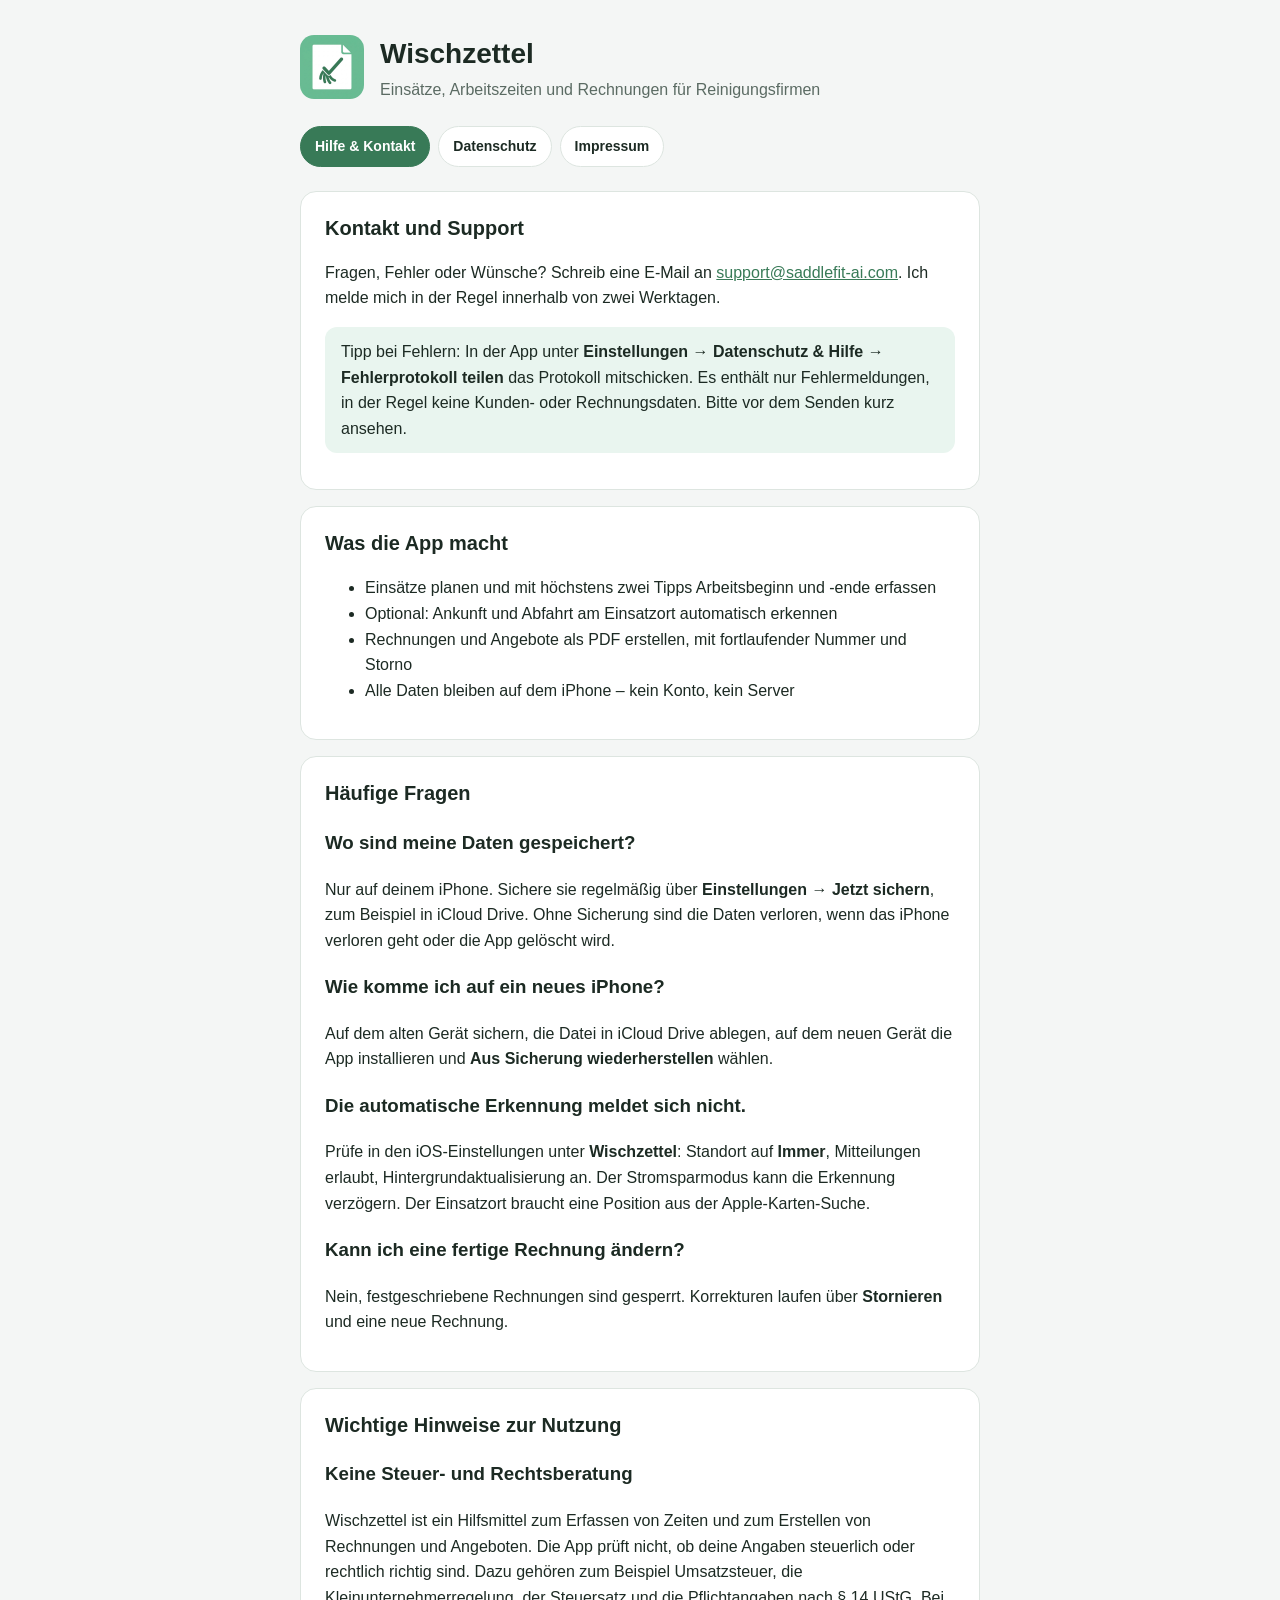
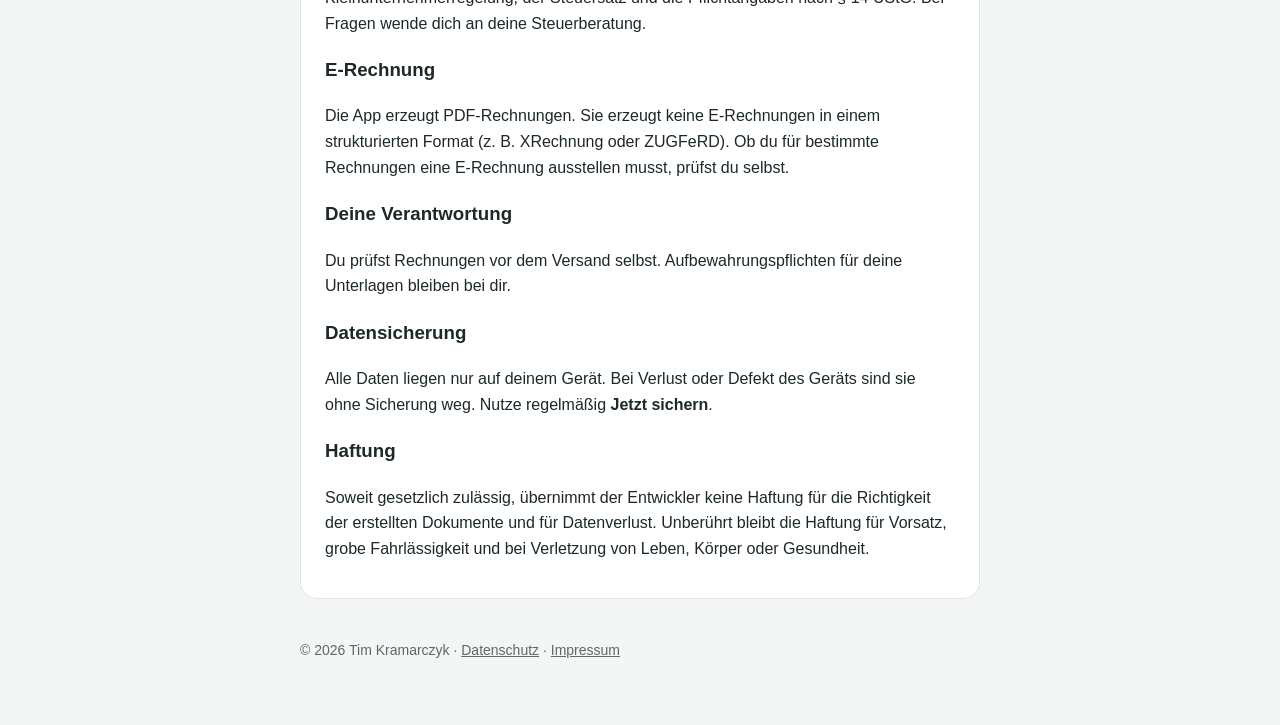
<file: index.html>
<!doctype html>
<html lang="de">
<head>
  <meta charset="utf-8">
  <meta name="viewport" content="width=device-width, initial-scale=1">
  <title>Wischzettel – Hilfe und Kontakt</title>
  <meta name="description" content="Wischzettel: Arbeitszeiten, Einsätze und Rechnungen für Reinigungsfirmen – alles lokal auf dem iPhone.">
  <link rel="stylesheet" href="style.css">
  <link rel="icon" href="icon.png">
</head>
<body>
<div class="seite">
  <header>
    <img src="icon.png" alt="">
    <div>
      <h1>Wischzettel</h1>
      <p>Einsätze, Arbeitszeiten und Rechnungen für Reinigungsfirmen</p>
    </div>
  </header>
  <nav>
    <a href="./" aria-current="page">Hilfe &amp; Kontakt</a>
    <a href="datenschutz.html">Datenschutz</a>
    <a href="impressum.html">Impressum</a>
  </nav>

  <div class="karte">
    <h2>Kontakt und Support</h2>
    <p>Fragen, Fehler oder Wünsche? Schreib eine E-Mail an
      <a href="mailto:support@saddlefit-ai.com">support@saddlefit-ai.com</a>. Ich melde mich in der Regel innerhalb von zwei Werktagen.</p>
    <p class="hinweis">Tipp bei Fehlern: In der App unter <b>Einstellungen → Datenschutz &amp; Hilfe → Fehlerprotokoll teilen</b>
      das Protokoll mitschicken. Es enthält nur Fehlermeldungen, in der Regel keine Kunden- oder Rechnungsdaten. Bitte vor dem Senden kurz ansehen.</p>
  </div>

  <div class="karte">
    <h2>Was die App macht</h2>
    <ul>
      <li>Einsätze planen und mit höchstens zwei Tipps Arbeitsbeginn und -ende erfassen</li>
      <li>Optional: Ankunft und Abfahrt am Einsatzort automatisch erkennen</li>
      <li>Rechnungen und Angebote als PDF erstellen, mit fortlaufender Nummer und Storno</li>
      <li>Alle Daten bleiben auf dem iPhone – kein Konto, kein Server</li>
    </ul>
  </div>

  <div class="karte">
    <h2>Häufige Fragen</h2>
    <h3>Wo sind meine Daten gespeichert?</h3>
    <p>Nur auf deinem iPhone. Sichere sie regelmäßig über <b>Einstellungen → Jetzt sichern</b>, zum Beispiel in iCloud Drive.
      Ohne Sicherung sind die Daten verloren, wenn das iPhone verloren geht oder die App gelöscht wird.</p>
    <h3>Wie komme ich auf ein neues iPhone?</h3>
    <p>Auf dem alten Gerät sichern, die Datei in iCloud Drive ablegen, auf dem neuen Gerät die App installieren und
      <b>Aus Sicherung wiederherstellen</b> wählen.</p>
    <h3>Die automatische Erkennung meldet sich nicht.</h3>
    <p>Prüfe in den iOS-Einstellungen unter <b>Wischzettel</b>: Standort auf <b>Immer</b>, Mitteilungen erlaubt,
      Hintergrundaktualisierung an. Der Stromsparmodus kann die Erkennung verzögern. Der Einsatzort braucht eine Position
      aus der Apple-Karten-Suche.</p>
    <h3>Kann ich eine fertige Rechnung ändern?</h3>
    <p>Nein, festgeschriebene Rechnungen sind gesperrt. Korrekturen laufen über <b>Stornieren</b> und eine neue Rechnung.</p>
  </div>

  <div class="karte">
    <h2>Wichtige Hinweise zur Nutzung</h2>
    <h3>Keine Steuer- und Rechtsberatung</h3>
    <p>Wischzettel ist ein Hilfsmittel zum Erfassen von Zeiten und zum Erstellen von Rechnungen und Angeboten. Die App prüft
      nicht, ob deine Angaben steuerlich oder rechtlich richtig sind. Dazu gehören zum Beispiel Umsatzsteuer, die
      Kleinunternehmerregelung, der Steuersatz und die Pflichtangaben nach § 14 UStG. Bei Fragen wende dich an deine Steuerberatung.</p>
    <h3>E-Rechnung</h3>
    <p>Die App erzeugt PDF-Rechnungen. Sie erzeugt keine E-Rechnungen in einem strukturierten Format (z. B. XRechnung oder
      ZUGFeRD). Ob du für bestimmte Rechnungen eine E-Rechnung ausstellen musst, prüfst du selbst.</p>
    <h3>Deine Verantwortung</h3>
    <p>Du prüfst Rechnungen vor dem Versand selbst. Aufbewahrungspflichten für deine Unterlagen bleiben bei dir.</p>
    <h3>Datensicherung</h3>
    <p>Alle Daten liegen nur auf deinem Gerät. Bei Verlust oder Defekt des Geräts sind sie ohne Sicherung weg. Nutze regelmäßig
      <b>Jetzt sichern</b>.</p>
    <h3>Haftung</h3>
    <p>Soweit gesetzlich zulässig, übernimmt der Entwickler keine Haftung für die Richtigkeit der erstellten Dokumente und für
      Datenverlust. Unberührt bleibt die Haftung für Vorsatz, grobe Fahrlässigkeit und bei Verletzung von Leben, Körper oder
      Gesundheit.</p>
  </div>

  <footer>
    © 2026 Tim Kramarczyk · <a href="datenschutz.html">Datenschutz</a> · <a href="impressum.html">Impressum</a>
  </footer>
</div>
</body>
</html>
</file>
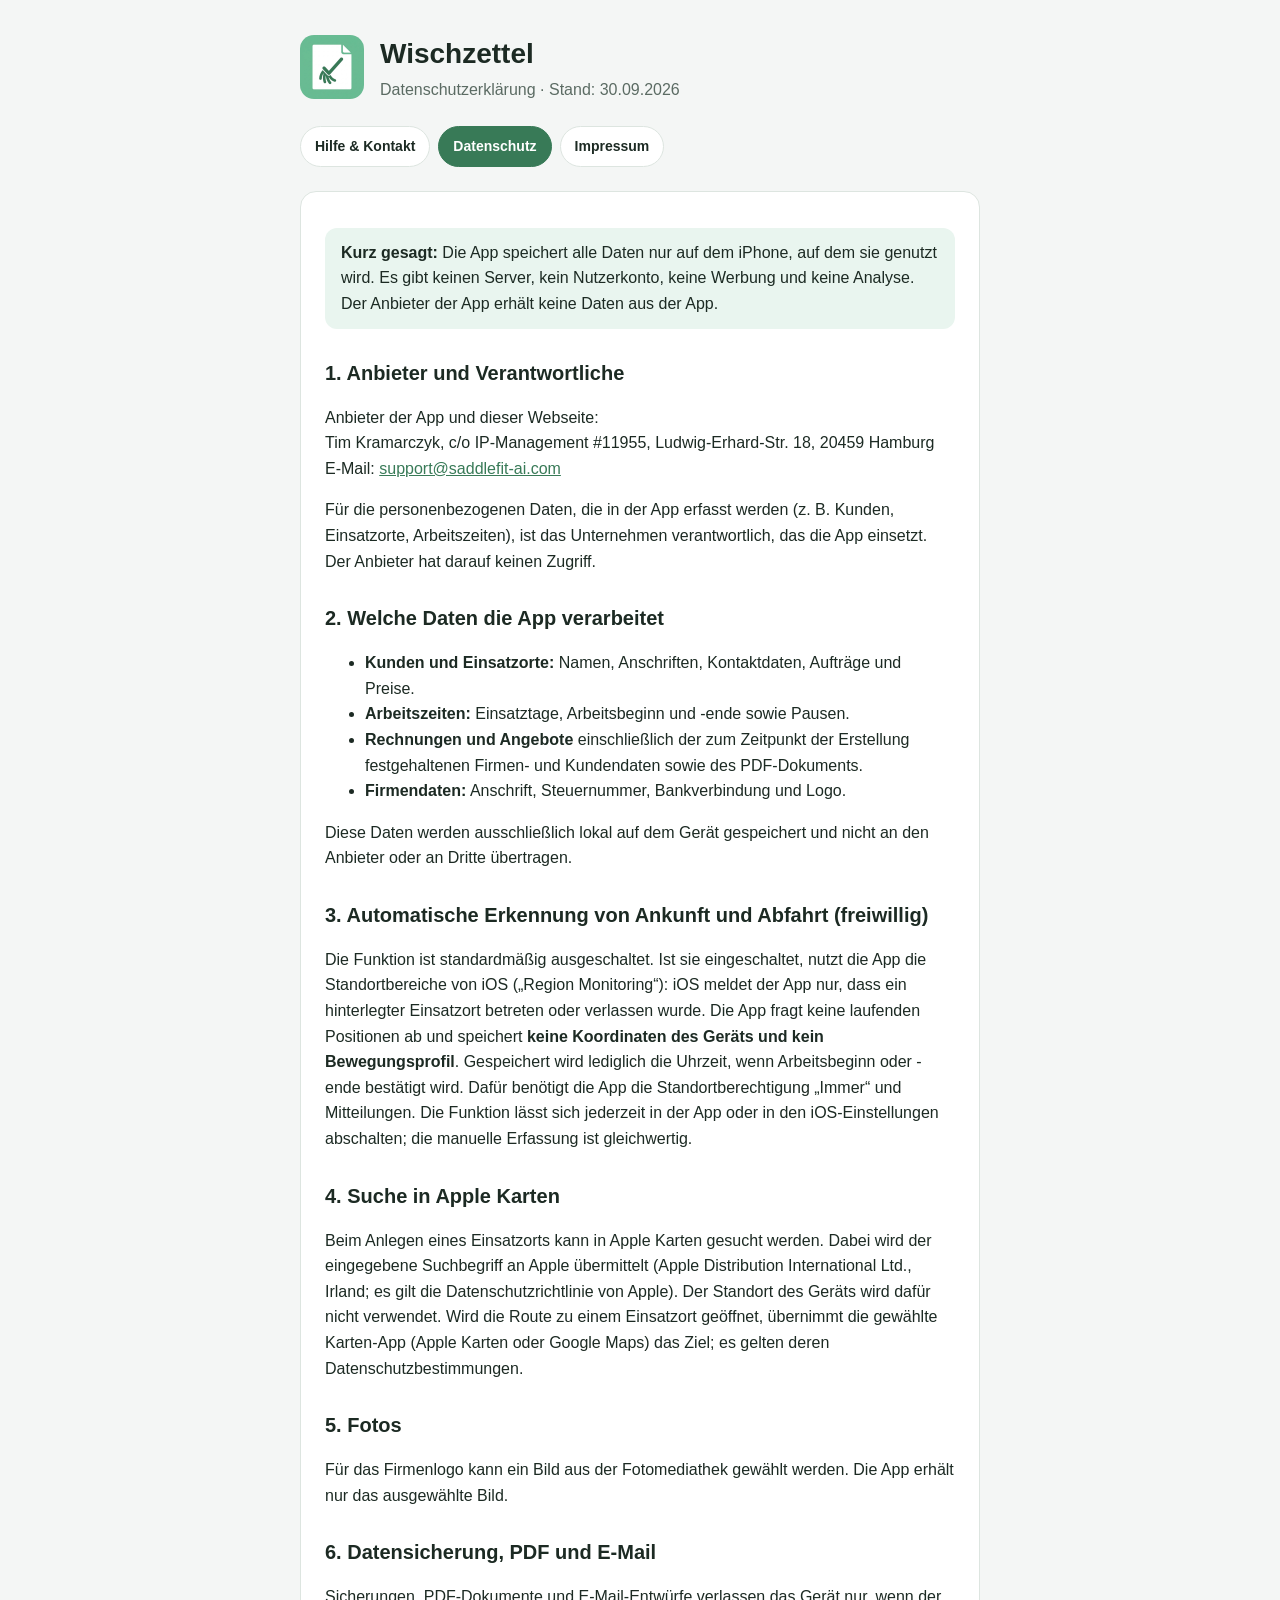
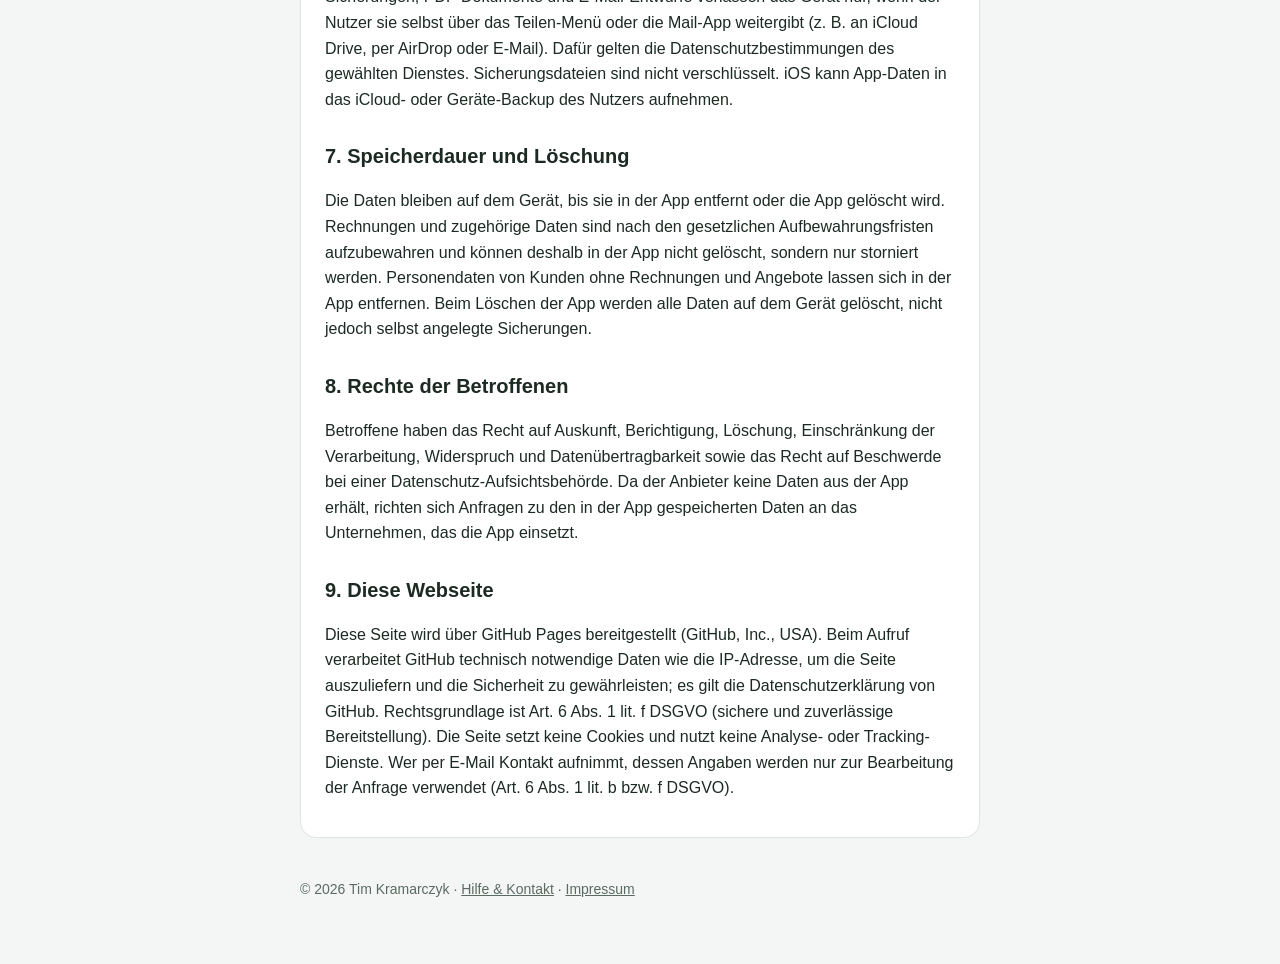
<file: datenschutz.html>
<!doctype html>
<html lang="de">
<head>
  <meta charset="utf-8">
  <meta name="viewport" content="width=device-width, initial-scale=1">
  <title>Wischzettel – Datenschutzerklärung</title>
  <link rel="stylesheet" href="style.css">
  <link rel="icon" href="icon.png">
</head>
<body>
<div class="seite">
  <header>
    <img src="icon.png" alt="">
    <div>
      <h1>Wischzettel</h1>
      <p>Datenschutzerklärung · Stand: 30.09.2026</p>
    </div>
  </header>
  <nav>
    <a href="./">Hilfe &amp; Kontakt</a>
    <a href="datenschutz.html" aria-current="page">Datenschutz</a>
    <a href="impressum.html">Impressum</a>
  </nav>

  <div class="karte">
    <p class="hinweis"><b>Kurz gesagt:</b> Die App speichert alle Daten nur auf dem iPhone, auf dem sie genutzt wird.
      Es gibt keinen Server, kein Nutzerkonto, keine Werbung und keine Analyse. Der Anbieter der App erhält keine Daten
      aus der App.</p>

    <h2>1. Anbieter und Verantwortliche</h2>
    <p>Anbieter der App und dieser Webseite:<br>
      Tim Kramarczyk, c/o IP-Management #11955, Ludwig-Erhard-Str. 18, 20459 Hamburg<br>
      E-Mail: <a href="mailto:support@saddlefit-ai.com">support@saddlefit-ai.com</a></p>
    <p>Für die personenbezogenen Daten, die in der App erfasst werden (z. B. Kunden, Einsatzorte, Arbeitszeiten), ist das
      Unternehmen verantwortlich, das die App einsetzt. Der Anbieter hat darauf keinen Zugriff.</p>

    <h2>2. Welche Daten die App verarbeitet</h2>
    <ul>
      <li><b>Kunden und Einsatzorte:</b> Namen, Anschriften, Kontaktdaten, Aufträge und Preise.</li>
      <li><b>Arbeitszeiten:</b> Einsatztage, Arbeitsbeginn und -ende sowie Pausen.</li>
      <li><b>Rechnungen und Angebote</b> einschließlich der zum Zeitpunkt der Erstellung festgehaltenen Firmen- und
        Kundendaten sowie des PDF-Dokuments.</li>
      <li><b>Firmendaten:</b> Anschrift, Steuernummer, Bankverbindung und Logo.</li>
    </ul>
    <p>Diese Daten werden ausschließlich lokal auf dem Gerät gespeichert und nicht an den Anbieter oder an Dritte übertragen.</p>

    <h2>3. Automatische Erkennung von Ankunft und Abfahrt (freiwillig)</h2>
    <p>Die Funktion ist standardmäßig ausgeschaltet. Ist sie eingeschaltet, nutzt die App die Standortbereiche von iOS
      („Region Monitoring“): iOS meldet der App nur, dass ein hinterlegter Einsatzort betreten oder verlassen wurde. Die App
      fragt keine laufenden Positionen ab und speichert <b>keine Koordinaten des Geräts und kein Bewegungsprofil</b>.
      Gespeichert wird lediglich die Uhrzeit, wenn Arbeitsbeginn oder -ende bestätigt wird. Dafür benötigt die App die
      Standortberechtigung „Immer“ und Mitteilungen. Die Funktion lässt sich jederzeit in der App oder in den
      iOS-Einstellungen abschalten; die manuelle Erfassung ist gleichwertig.</p>

    <h2>4. Suche in Apple Karten</h2>
    <p>Beim Anlegen eines Einsatzorts kann in Apple Karten gesucht werden. Dabei wird der eingegebene Suchbegriff an Apple
      übermittelt (Apple Distribution International Ltd., Irland; es gilt die Datenschutzrichtlinie von Apple). Der Standort
      des Geräts wird dafür nicht verwendet. Wird die Route zu einem Einsatzort geöffnet, übernimmt die gewählte Karten-App
      (Apple Karten oder Google Maps) das Ziel; es gelten deren Datenschutzbestimmungen.</p>

    <h2>5. Fotos</h2>
    <p>Für das Firmenlogo kann ein Bild aus der Fotomediathek gewählt werden. Die App erhält nur das ausgewählte Bild.</p>

    <h2>6. Datensicherung, PDF und E-Mail</h2>
    <p>Sicherungen, PDF-Dokumente und E-Mail-Entwürfe verlassen das Gerät nur, wenn der Nutzer sie selbst über das
      Teilen-Menü oder die Mail-App weitergibt (z. B. an iCloud Drive, per AirDrop oder E-Mail). Dafür gelten die
      Datenschutzbestimmungen des gewählten Dienstes. Sicherungsdateien sind nicht verschlüsselt. iOS kann App-Daten in das
      iCloud- oder Geräte-Backup des Nutzers aufnehmen.</p>

    <h2>7. Speicherdauer und Löschung</h2>
    <p>Die Daten bleiben auf dem Gerät, bis sie in der App entfernt oder die App gelöscht wird. Rechnungen und zugehörige
      Daten sind nach den gesetzlichen Aufbewahrungsfristen aufzubewahren und können deshalb in der App nicht gelöscht,
      sondern nur storniert werden. Personendaten von Kunden ohne Rechnungen und Angebote lassen sich in der App entfernen. Beim Löschen der App werden alle Daten auf dem Gerät gelöscht, nicht jedoch selbst angelegte
      Sicherungen.</p>

    <h2>8. Rechte der Betroffenen</h2>
    <p>Betroffene haben das Recht auf Auskunft, Berichtigung, Löschung, Einschränkung der Verarbeitung, Widerspruch und
      Datenübertragbarkeit sowie das Recht auf Beschwerde bei einer Datenschutz-Aufsichtsbehörde. Da der Anbieter keine
      Daten aus der App erhält, richten sich Anfragen zu den in der App gespeicherten Daten an das Unternehmen, das die App
      einsetzt.</p>

    <h2>9. Diese Webseite</h2>
    <p>Diese Seite wird über GitHub Pages bereitgestellt (GitHub, Inc., USA). Beim Aufruf verarbeitet GitHub technisch
      notwendige Daten wie die IP-Adresse, um die Seite auszuliefern und die Sicherheit zu gewährleisten; es gilt die
      Datenschutzerklärung von GitHub. Rechtsgrundlage ist Art. 6 Abs. 1 lit. f DSGVO (sichere und zuverlässige
      Bereitstellung). Die Seite setzt keine Cookies und nutzt keine Analyse- oder Tracking-Dienste. Wer per E-Mail Kontakt
      aufnimmt, dessen Angaben werden nur zur Bearbeitung der Anfrage verwendet (Art. 6 Abs. 1 lit. b bzw. f DSGVO).</p>
  </div>

  <footer>
    © 2026 Tim Kramarczyk · <a href="./">Hilfe &amp; Kontakt</a> · <a href="impressum.html">Impressum</a>
  </footer>
</div>
</body>
</html>
</file>
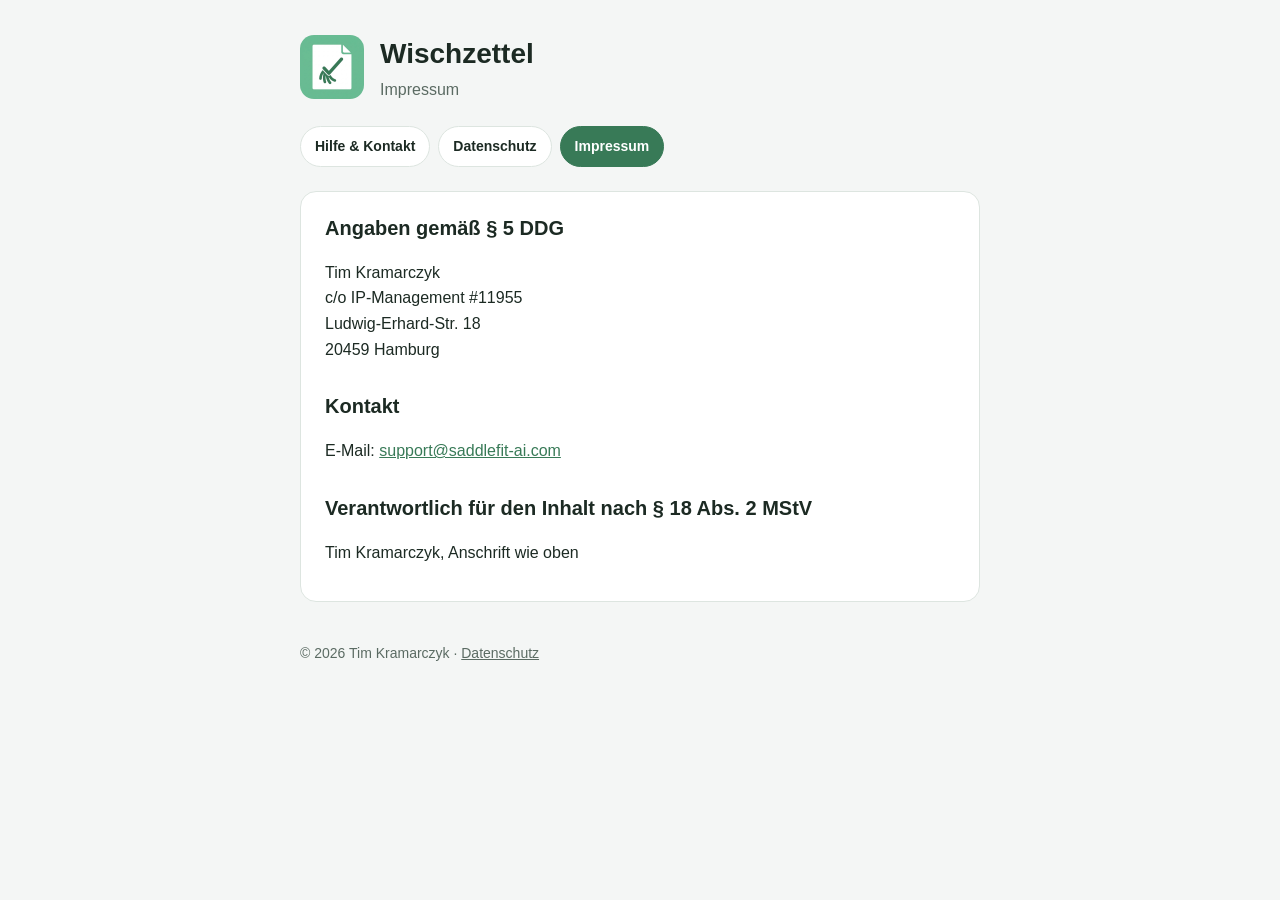
<file: impressum.html>
<!doctype html>
<html lang="de">
<head>
  <meta charset="utf-8">
  <meta name="viewport" content="width=device-width, initial-scale=1">
  <title>Wischzettel – Impressum</title>
  <link rel="stylesheet" href="style.css">
  <link rel="icon" href="icon.png">
  <meta name="robots" content="noindex">
</head>
<body>
<div class="seite">
  <header>
    <img src="icon.png" alt="">
    <div>
      <h1>Wischzettel</h1>
      <p>Impressum</p>
    </div>
  </header>
  <nav>
    <a href="./">Hilfe &amp; Kontakt</a>
    <a href="datenschutz.html">Datenschutz</a>
    <a href="impressum.html" aria-current="page">Impressum</a>
  </nav>

  <div class="karte">
    <h2>Angaben gemäß § 5 DDG</h2>
    <p>Tim Kramarczyk<br>
      c/o IP-Management #11955<br>
      Ludwig-Erhard-Str. 18<br>
      20459 Hamburg</p>
    <h2>Kontakt</h2>
    <p>E-Mail: <a href="mailto:support@saddlefit-ai.com">support@saddlefit-ai.com</a></p>
    <h2>Verantwortlich für den Inhalt nach § 18 Abs. 2 MStV</h2>
    <p>Tim Kramarczyk, Anschrift wie oben</p>
  </div>

  <footer>
    © 2026 Tim Kramarczyk · <a href="datenschutz.html">Datenschutz</a>
  </footer>
</div>
</body>
</html>
</file>
<file: style.css>
:root {
  --akzent: #387a57;
  --akzent-hell: #e9f5ef;
  --text: #1c2a23;
  --gedaempft: #5b6b63;
  --grund: #f4f6f5;
  --flaeche: #ffffff;
  --rahmen: #dde5e0;
}
* { box-sizing: border-box; }
body {
  margin: 0;
  background: var(--grund);
  color: var(--text);
  font: 16px/1.6 -apple-system, BlinkMacSystemFont, "Segoe UI", Roboto, Helvetica, Arial, sans-serif;
}
.seite { max-width: 720px; margin: 0 auto; padding: 32px 20px 64px; }
header { display: flex; align-items: center; gap: 16px; margin-bottom: 24px; }
header img { width: 64px; height: 64px; border-radius: 14px; }
header h1 { margin: 0; font-size: 28px; }
header p { margin: 0; color: var(--gedaempft); }
nav { display: flex; flex-wrap: wrap; gap: 8px; margin-bottom: 24px; }
nav a {
  padding: 8px 14px; border-radius: 999px; background: var(--flaeche); border: 1px solid var(--rahmen);
  color: var(--text); text-decoration: none; font-weight: 600; font-size: 14px;
}
nav a[aria-current="page"] { background: var(--akzent); border-color: var(--akzent); color: #fff; }
.karte { background: var(--flaeche); border: 1px solid var(--rahmen); border-radius: 16px; padding: 20px 24px; margin-bottom: 16px; }
h2 { font-size: 20px; margin: 28px 0 8px; }
.karte h2:first-child { margin-top: 0; }
a { color: var(--akzent); }
.hinweis { background: var(--akzent-hell); border-radius: 12px; padding: 12px 16px; }
footer { margin-top: 40px; color: var(--gedaempft); font-size: 14px; }
footer a { color: var(--gedaempft); }
</file>
